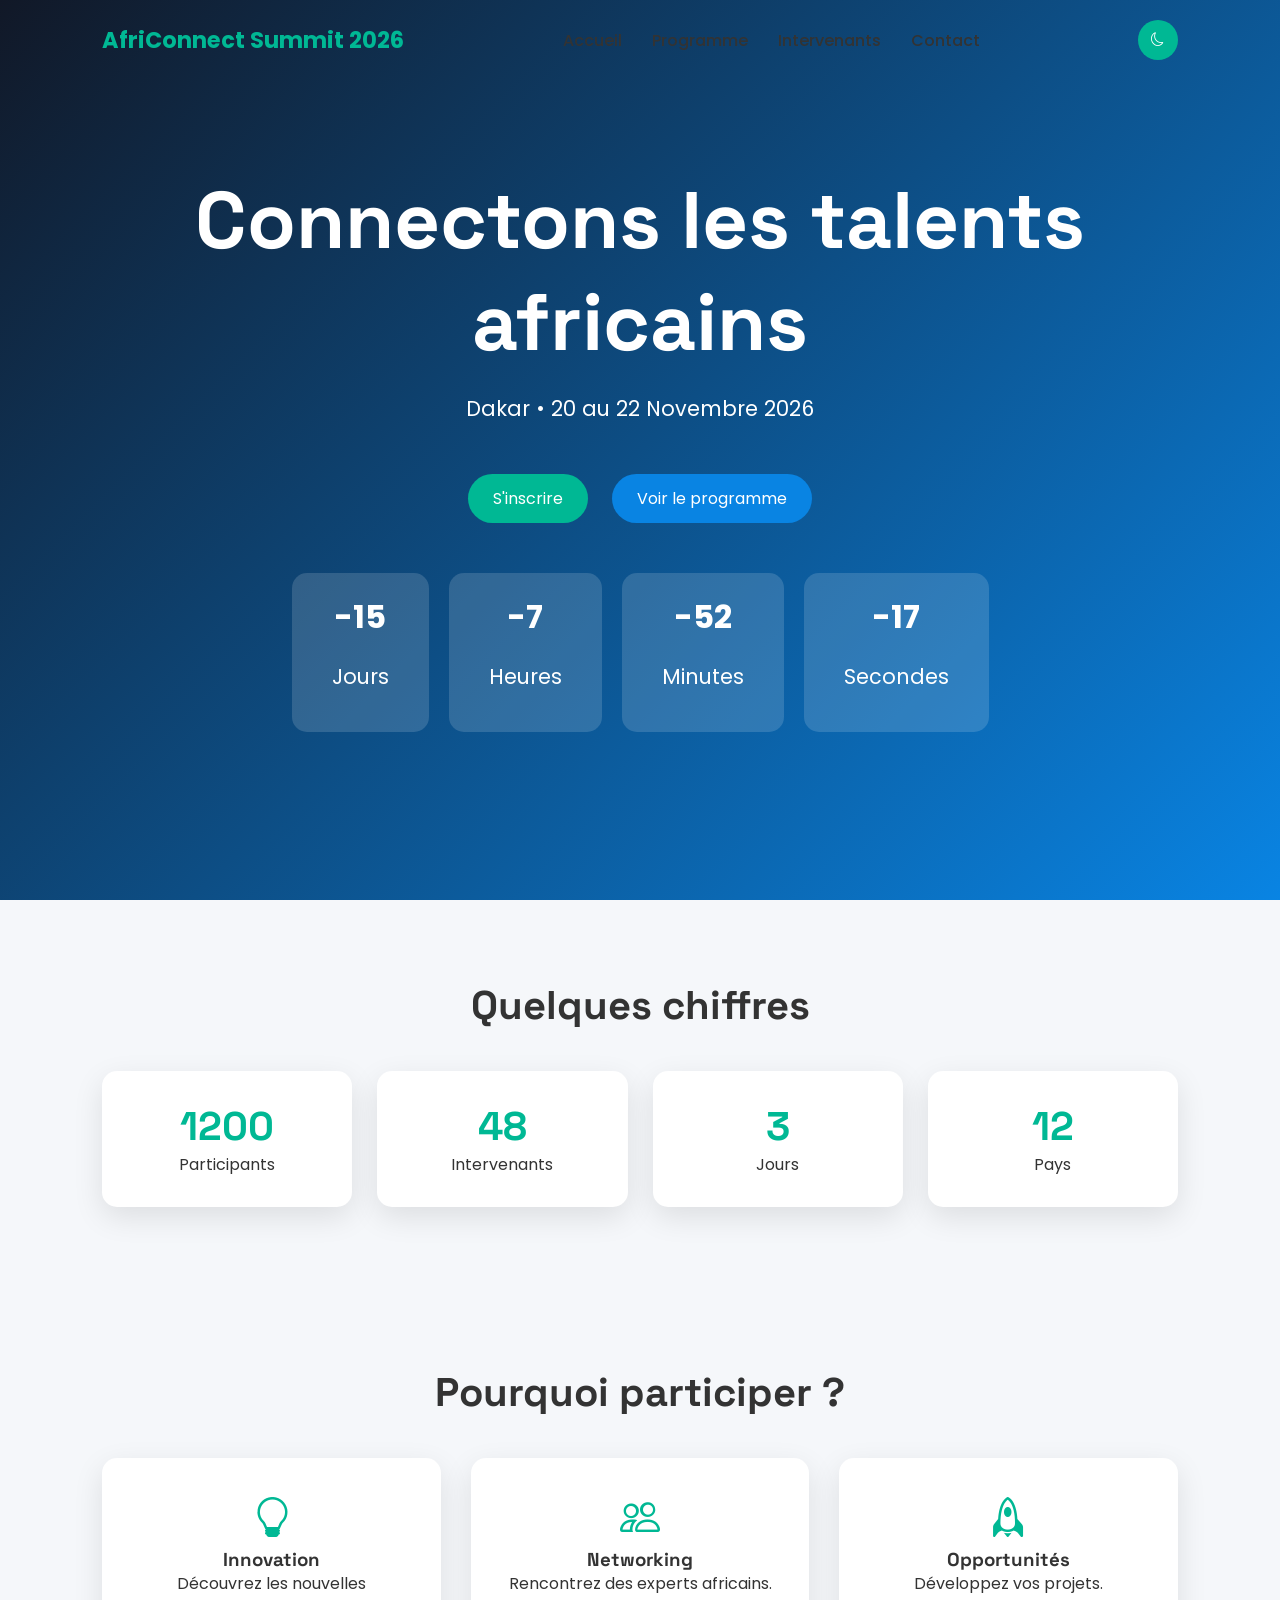
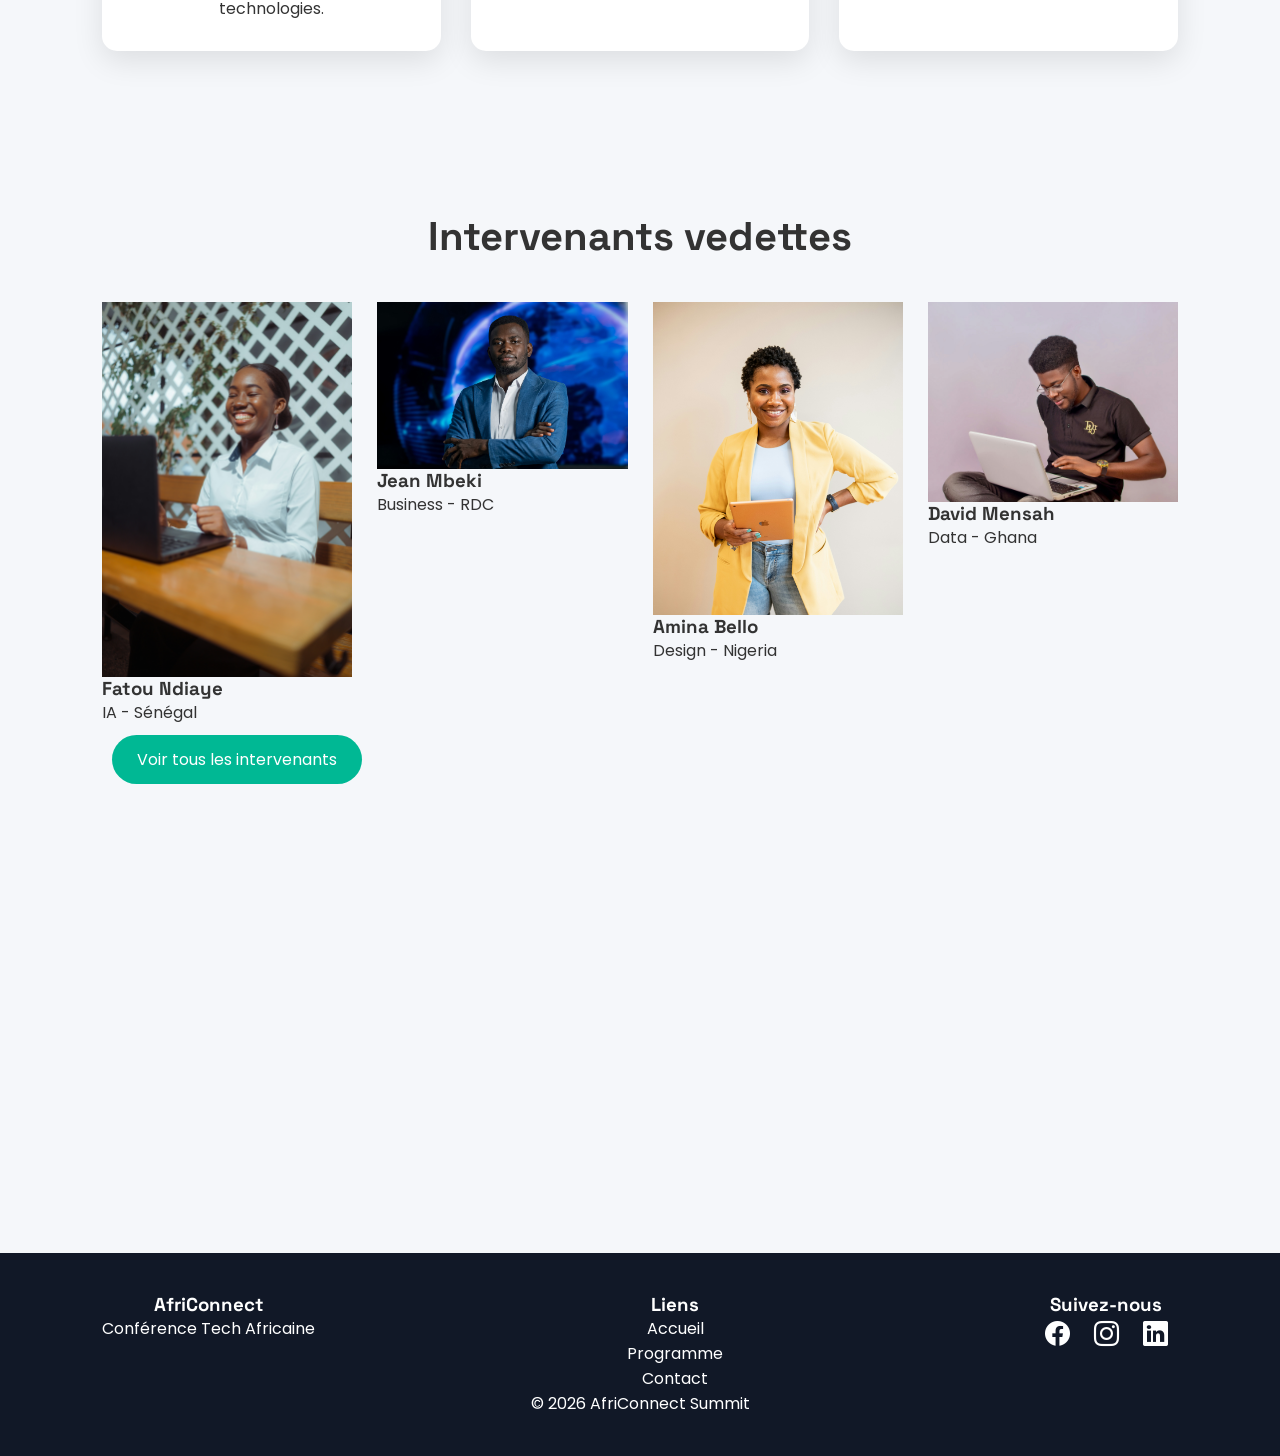
<file: index.html>
<!DOCTYPE html>
<html lang="fr">
<head>
    <meta charset="UTF-8">
    <meta name="viewport" content="width=device-width, initial-scale=1.0">
    <title>AfriConnect Summit 2026</title>
    <link rel="preconnect" href="https://fonts.googleapis.com">
    <link rel="preconnect" href="https://fonts.gstatic.com" crossorigin>
    <link href="https://fonts.googleapis.com/css2?family=Poppins:wght@300;400;500;700&family=Space+Grotesk:wght@600;700&display=swap" rel="stylesheet">
    <link rel="stylesheet"
    href="https://cdn.jsdelivr.net/npm/bootstrap-icons@1.13.1/font/bootstrap-icons.min.css">
    <link rel="stylesheet" href="css/style.css">

</head>
<body>
<header>
<nav class="navbar" aria-label="Navigation principale">
<div class="logo">
AfriConnect Summit 2026
</div>
<ul class="menu">

<li><a href="index.html">Accueil</a></li>
<li><a href="programme.html">Programme</a></li>
<li><a href="intervenants.html">Intervenants</a></li>
<li><a href="contact.html">Contact</a></li>
</ul>
<!-- Bouton Dark Mode -->
<button id="theme-btn" aria-label="Changer le théme">
<i class="bi bi-moon"></i>
</button>
<!-- Hamburger -->
<div id="hamburger" aria-label="Ouvrir le menu">
☰
</div>
</nav>
</header>
<!--  MAIN  -->
<main>

<!-- HERO -->

<section class="hero">

<h1>Connectons les talents africains</h1>
<p>
Dakar • 20 au 22 Novembre 2026
</p>
<div class="hero-btn">
<a href="contact.html" class="btn">
S'inscrire
</a>
<a href="programme.html" class="btn btn2">
Voir le programme
</a>
</div>
<!-- Compte à rebours -->
<div id="countdown">
<div>
<span id="days">0</span>
<p>Jours</p>
</div>
<div>
<span id="hours">0</span>
<p>Heures</p>
</div>
<div>
<span id="minutes">0</span>
<p>Minutes</p>
</div>
<div>
<span id="seconds">0</span>
<p>Secondes</p>
</div>
</div>
</section>
<!-- Chiffres -->
<section class="stats hidden">
<h2>Quelques chiffres</h2>
<div class="grid-stats">
<div class="card">
<h3 class="counter" data-target="1200">0</h3>
<p>Participants</p>
</div>
<div class="card">
<h3 class="counter" data-target="48">0</h3>
<p>Intervenants</p>
</div>
<div class="card">
<h3 class="counter" data-target="3">0</h3>
<p>Jours</p>
</div>
<div class="card">
<h3 class="counter" data-target="12">0</h3>
<p>Pays</p>
</div>
</div>
</section>
<!-- Pourquoi participer -->
<section class="why hidden">
<h2>Pourquoi participer ?</h2>
<div class="why-container">
<article>
<i class="bi bi-lightbulb"></i>
<h3>Innovation</h3>
<p>
Découvrez les nouvelles technologies.
</p>
</article>
<article>
<i class="bi bi-people"></i>
<h3>Networking</h3>
<p>
Rencontrez des experts africains.
</p>
</article>
<article>
<i class="bi bi-rocket"></i>
<h3>Opportunités</h3>
<p>
Développez vos projets.
</p>
</article>
</div>
</section>
<!-- Intervenants -->
<section class="speakers hidden">
<h2>Intervenants vedettes</h2>
<div class="speaker-grid">
<article>
<img src="images/speaker1.jpg" alt="Intervenant 1">
<h3>Fatou Ndiaye</h3>
<p>IA - Sénégal</p>
</article>
<article>
<img src="images/speaker2.jpg" alt="Intervenant 2">
<h3>Jean Mbeki</h3>
<p>Business - RDC</p>
</article>
<article>
<img src="images/speaker3.jpg" alt="Intervenant 3">
<h3>Amina Bello</h3>
<p>Design - Nigeria</p>
</article>
<article>
<img src="images/speaker4.jpg" alt="Intervenant 4">
<h3>David Mensah</h3>
<p>Data - Ghana</p>
</article>
</div>
<a href="intervenants.html" class="btn">
Voir tous les intervenants
</a>
</section>
<!-- Sponsors -->
<section class="sponsors hidden">
<h2>Nos Sponsors</h2>
<div class="sponsor-container">
<div class="gold">
OR
</div>
<div class="silver">
ARGENT
</div>
<div class="bronze">
BRONZE
</div>
</div>
</section>
</main>
<!--  FOOTER  -->
<footer>
<div class="footer">
<div>
<h3>AfriConnect</h3>
<p>
Conférence Tech Africaine
</p>
</div>
<div>
<h3>Liens</h3>
<p>Accueil</p>
<p>Programme</p>
<p>Contact</p>
</div>
<div>
<h3>Suivez-nous</h3>
<i class="bi bi-facebook"></i>
<i class="bi bi-instagram"></i>
<i class="bi bi-linkedin"></i>
</div>
</div>
<p>
© <span id="year"></span>
AfriConnect Summit
</p>
<button id="topBtn" aria-label="Retour en haut">
  ↑
</button>

</footer>
<script src="js/main.js"></script>
</body>
</html>
</file>
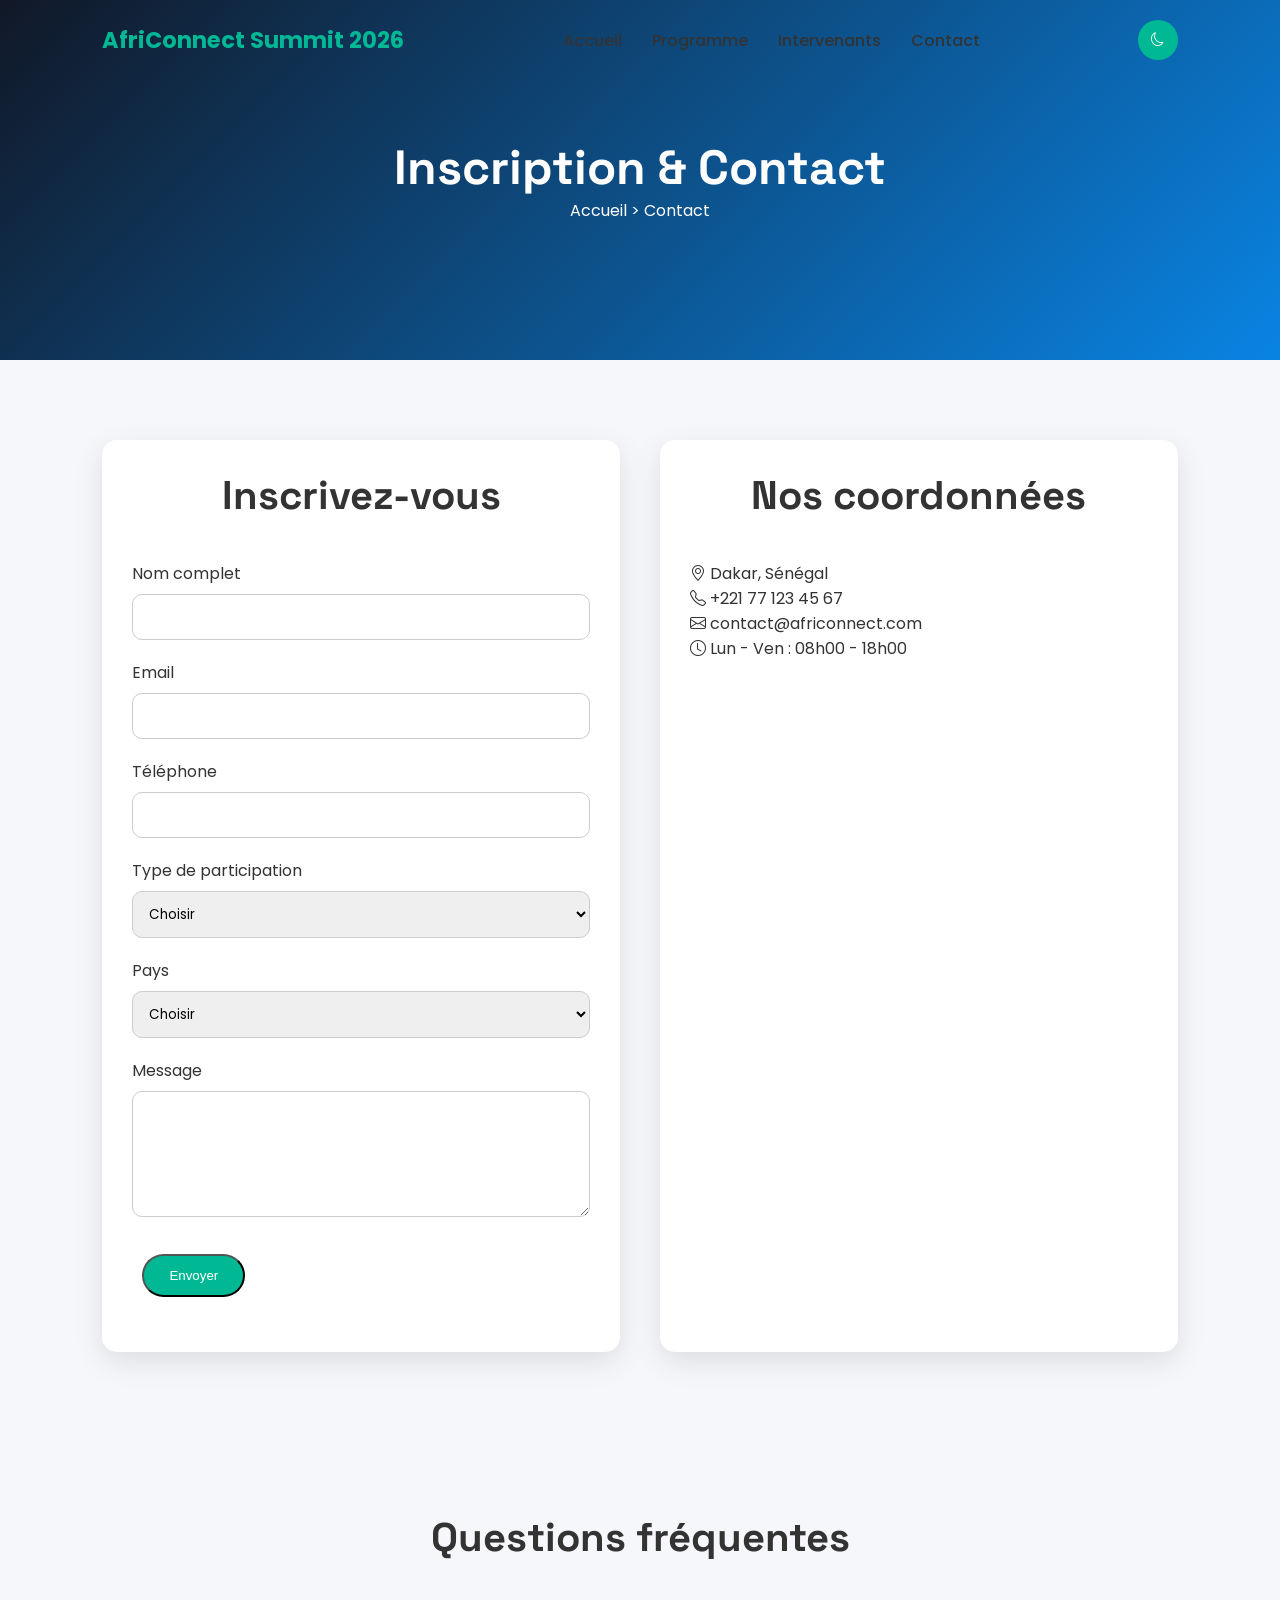
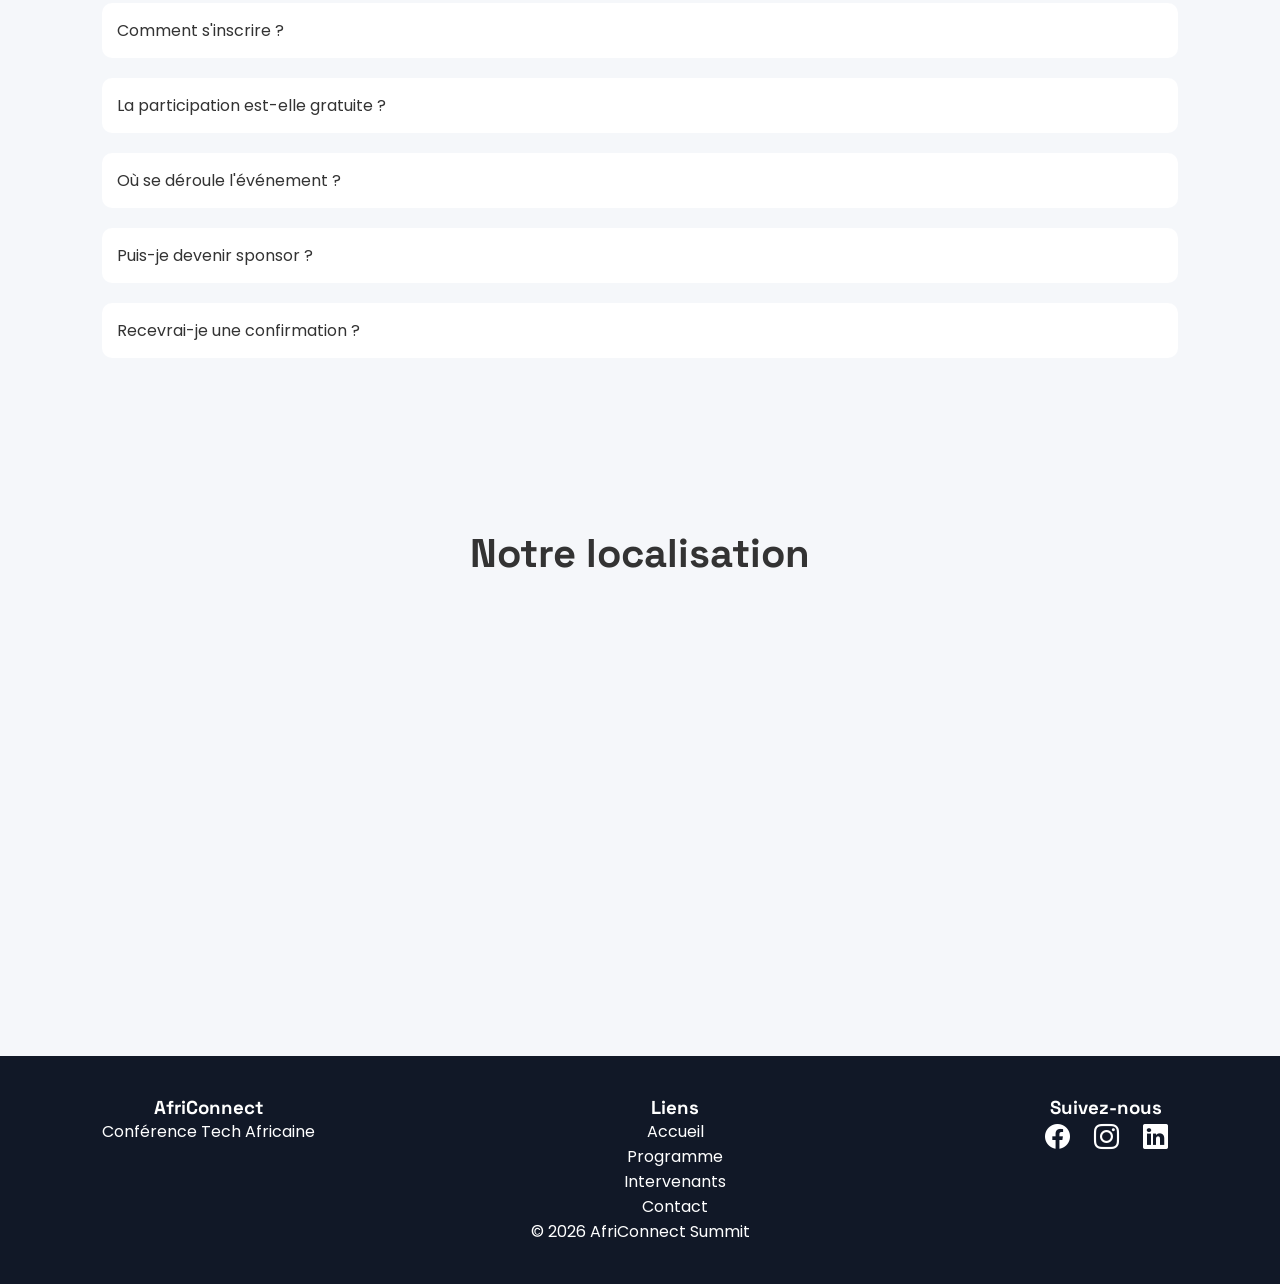
<file: contact.html>
<!DOCTYPE html>
<html lang="fr">
<head>
<meta charset="UTF-8">
<meta name="viewport" content="width=device-width, initial-scale=1.0">
<title>Contact | AfriConnect Summit 2026</title>

<link rel="preconnect" href="https://fonts.googleapis.com">
<link rel="preconnect" href="https://fonts.gstatic.com" crossorigin>

<link href="https://fonts.googleapis.com/css2?family=Poppins:wght@300;400;500;700&family=Space+Grotesk:wght@600;700&display=swap" rel="stylesheet">

<link rel="stylesheet" href="https://cdn.jsdelivr.net/npm/bootstrap-icons@1.13.1/font/bootstrap-icons.min.css">

<link rel="stylesheet" href="css/style.css">
</head>

<body>

<!-- Header -->

<header>

<nav class="navbar" aria-label="Navigation principale">
<div class="logo">
AfriConnect Summit 2026
</div>

<ul class="menu">
<li><a href="index.html">Accueil</a></li>
<li><a href="programme.html">Programme</a></li>
<li><a href="intervenants.html">Intervenants</a></li>
<li><a href="contact.html">Contact</a></li>
</ul>

<button id="theme-btn" aria-label="Changer le théme">
<i class="bi bi-moon"></i>
</button>

<div id="hamburger" aria-label="Ouvrir le menu">
☰
</div>

</nav>

</header>

<!-- Contenu -->

<main>

<!-- Hero -->

<section class="hero-page">

<h1>Inscription & Contact</h1>

<p>
Accueil > Contact
</p>

</section>

<!-- Formulaire -->

<section class="contact-container">

<div class="contact-form">

<h2>Inscrivez-vous</h2>

<form id="contactForm">

<div class="form-group">
<label>Nom complet</label>
<input type="text" id="nom" required>
<small class="error"></small>
</div>

<div class="form-group">
<label>Email</label>
<input type="email" id="email" required>
<small class="error"></small>
</div>

<div class="form-group">
<label>Téléphone</label>
<input type="tel" id="telephone" required>
<small class="error"></small>
</div>

<div class="form-group">
<label>Type de participation</label>

<select id="type" required>

<option value="">Choisir</option>

<option>Participant</option>

<option>Intervenant</option>

<option>Sponsor</option>

</select>

<small class="error"></small>

</div>

<div class="form-group">

<label>Pays</label>

<select id="pays" required>

<option value="">Choisir</option>

<option>Sénégal</option>
<option>Mali</option>
<option>Guinée</option>
<option>Côte d'Ivoire</option>
<option>Ghana</option>
<option>Nigeria</option>
<option>Cameroun</option>
<option>Bénin</option>
<option>Togo</option>
<option>Burkina Faso</option>

</select>

<small class="error"></small>

</div>

<div class="form-group">

<label>Message</label>

<textarea id="message" rows="5" required></textarea>

<small class="error"></small>

</div>

<button type="submit" class="btn">

Envoyer

</button>

<p id="successMessage"></p>

</form>

</div>
<!-- Informations -->

<div class="contact-info">

<h2>Nos coordonnées</h2>

<p><i class="bi bi-geo-alt"></i> Dakar, Sénégal</p>

<p><i class="bi bi-telephone"></i> +221 77 123 45 67</p>

<p><i class="bi bi-envelope"></i> contact@africonnect.com</p>

<p><i class="bi bi-clock"></i> Lun - Ven : 08h00 - 18h00</p>

</div>

</section>

<!-- FAQ -->

<section class="faq hidden">

<h2>Questions fréquentes</h2>

<div class="accordion">

<input type="checkbox" id="q1">
<label for="q1">Comment s'inscrire ?</label>
<div class="content">
<p>Remplissez simplement le formulaire d'inscription.</p>
</div>

<input type="checkbox" id="q2">
<label for="q2">La participation est-elle gratuite ?</label>
<div class="content">
<p>Oui, l'inscription est entièrement gratuite.</p>
</div>

<input type="checkbox" id="q3">
<label for="q3">Où se déroule l'événement ?</label>
<div class="content">
<p>À Dakar, au Centre International de Conférences.</p>
</div>

<input type="checkbox" id="q4">
<label for="q4">Puis-je devenir sponsor ?</label>
<div class="content">
<p>Oui, choisissez « Sponsor » dans le formulaire.</p>
</div>

<input type="checkbox" id="q5">
<label for="q5">Recevrai-je une confirmation ?</label>
<div class="content">
<p>Oui, après validation de votre inscription.</p>
</div>

</div>

</section>

<!-- Carte -->

<section class="map hidden">

<h2>Notre localisation</h2>

<iframe
src="https://www.google.com/maps?q=Dakar,Senegal&output=embed"
width="100%"
height="350"
style="border:0;"
allowfullscreen=""
loading="lazy">
</iframe>

</section>

</main>

<!-- Footer -->

<footer>

<div class="footer">

<div>
<h3>AfriConnect</h3>
<p>Conférence Tech Africaine</p>
</div>

<div>
<h3>Liens</h3>
<p>Accueil</p>
<p>Programme</p>
<p>Intervenants</p>
<p>Contact</p>
</div>

<div>
<h3>Suivez-nous</h3>
<i class="bi bi-facebook"></i>
<i class="bi bi-instagram"></i>
<i class="bi bi-linkedin"></i>
</div>

</div>

<p>
© <span id="year"></span> AfriConnect Summit
</p>

<button id="topBtn" aria-label="Retour en haut">
↑
</button>

</footer>

<script src="js/main.js"></script>

</body>
</html>
</file>
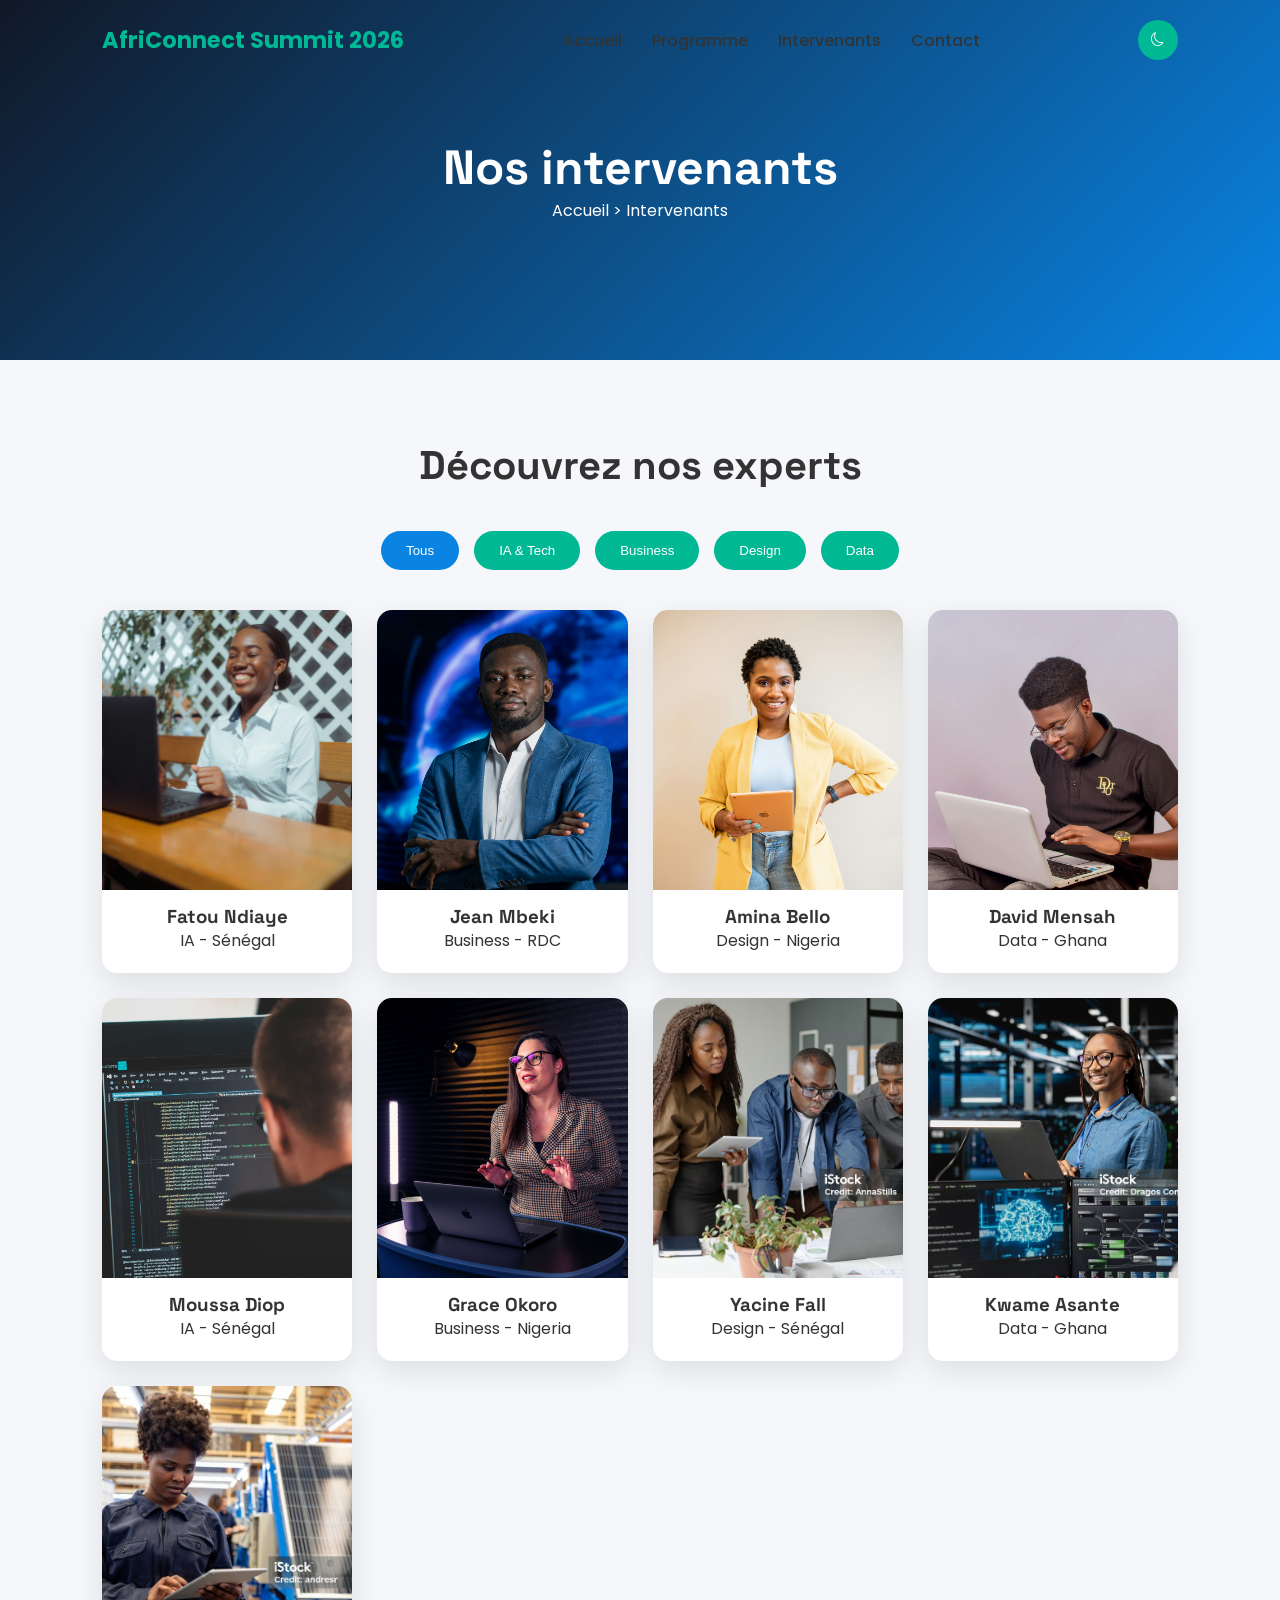
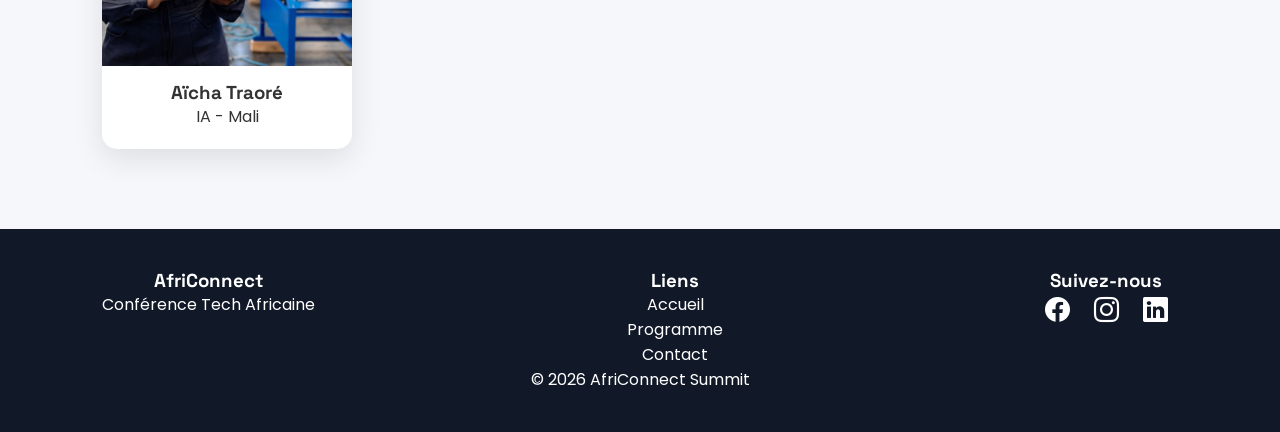
<file: intervenants.html>
<!DOCTYPE html>
<html lang="fr">
<head>
<meta charset="UTF-8">
<meta name="viewport" content="width=device-width, initial-scale=1.0">
<title>Intervenants | AfriConnect Summit 2026</title>

<link rel="preconnect" href="https://fonts.googleapis.com">
<link rel="preconnect" href="https://fonts.gstatic.com" crossorigin>

<link href="https://fonts.googleapis.com/css2?family=Poppins:wght@300;400;500;700&family=Space+Grotesk:wght@600;700&display=swap" rel="stylesheet">

<link rel="stylesheet" href="https://cdn.jsdelivr.net/npm/bootstrap-icons@1.13.1/font/bootstrap-icons.min.css">

<link rel="stylesheet" href="css/style.css">
</head>

<body>

<!-- Header -->

<header>
<nav class="navbar" aria-label="Navigation principale">

<div class="logo">
AfriConnect Summit 2026
</div>

<ul class="menu">
<li><a href="index.html">Accueil</a></li>
<li><a href="programme.html">Programme</a></li>
<li><a href="intervenants.html">Intervenants</a></li>
<li><a href="contact.html">Contact</a></li>
</ul>

<button id="theme-btn" aria-label="Changer le théme">
<i class="bi bi-moon"></i>
</button>

<div id="hamburger" aria-label="Ouvrir le menu">
☰
</div>

</nav>
</header>

<!-- Hero -->

<main>

<section class="hero-page">

<h1>Nos intervenants</h1>

<p>
Accueil > Intervenants
</p>

</section>

<!-- Filtres -->

<section class="speaker-section">

<h2>Découvrez nos experts</h2>

<div class="filter-buttons">

<button class="filter-btn active" data-filter="all">Tous</button>

<button class="filter-btn" data-filter="ia">
IA & Tech
</button>

<button class="filter-btn" data-filter="business">
Business
</button>

<button class="filter-btn" data-filter="design">
Design
</button>

<button class="filter-btn" data-filter="data">
Data
</button>

</div>

<!-- Grille -->

<div class="speaker-grid">

<article class="speaker-card" data-category="ia">
<img src="images/speaker1.jpg" alt="Fatou Ndiaye">
<h3>Fatou Ndiaye</h3>
<p>IA - Sénégal</p>
</article>

<article class="speaker-card" data-category="business">
<img src="images/speaker2.jpg" alt="Jean Mbeki">
<h3>Jean Mbeki</h3>
<p>Business - RDC</p>
</article>

<article class="speaker-card" data-category="design">
<img src="images/speaker3.jpg" alt="Amina Bello">
<h3>Amina Bello</h3>
<p>Design - Nigeria</p>
</article>

<article class="speaker-card" data-category="data">
<img src="images/speaker4.jpg" alt="David Mensah">
<h3>David Mensah</h3>
<p>Data - Ghana</p>
</article>

<article class="speaker-card" data-category="ia">
<img src="images/speaker5.jpg" alt="Moussa Diop">
<h3>Moussa Diop</h3>
<p>IA - Sénégal</p>
</article>
<article class="speaker-card" data-category="business">
<img src="images/speaker6.jpg" alt="Grace Okoro">
<h3>Grace Okoro</h3>
<p>Business - Nigeria</p>
</article>

<article class="speaker-card" data-category="design">
<img src="images/speaker7.jpg" alt="Yacine Fall">
<h3>Yacine Fall</h3>
<p>Design - Sénégal</p>
</article>

<article class="speaker-card" data-category="data">
<img src="images/speaker8.jpg" alt="Kwame Asante">
<h3>Kwame Asante</h3>
<p>Data - Ghana</p>
</article>

<article class="speaker-card" data-category="ia">
<img src="images/speaker9.jpg" alt="Aïcha Traoré">
<h3>Aïcha Traoré</h3>
<p>IA - Mali</p>
</article>

</div>

</section>

</main>

<!-- Footer -->

<footer>

<div class="footer">

<div>
<h3>AfriConnect</h3>
<p>Conférence Tech Africaine</p>
</div>

<div>
<h3>Liens</h3>
<p>Accueil</p>
<p>Programme</p>
<p>Contact</p>
</div>

<div>
<h3>Suivez-nous</h3>
<i class="bi bi-facebook"></i>
<i class="bi bi-instagram"></i>
<i class="bi bi-linkedin"></i>
</div>

</div>

<p>
© <span id="year"></span> AfriConnect Summit
</p>

<button id="topBtn" aria-label="Retour en haut">
↑
</button>

</footer>

<script src="js/main.js"></script>

</body>
</html>
</file>
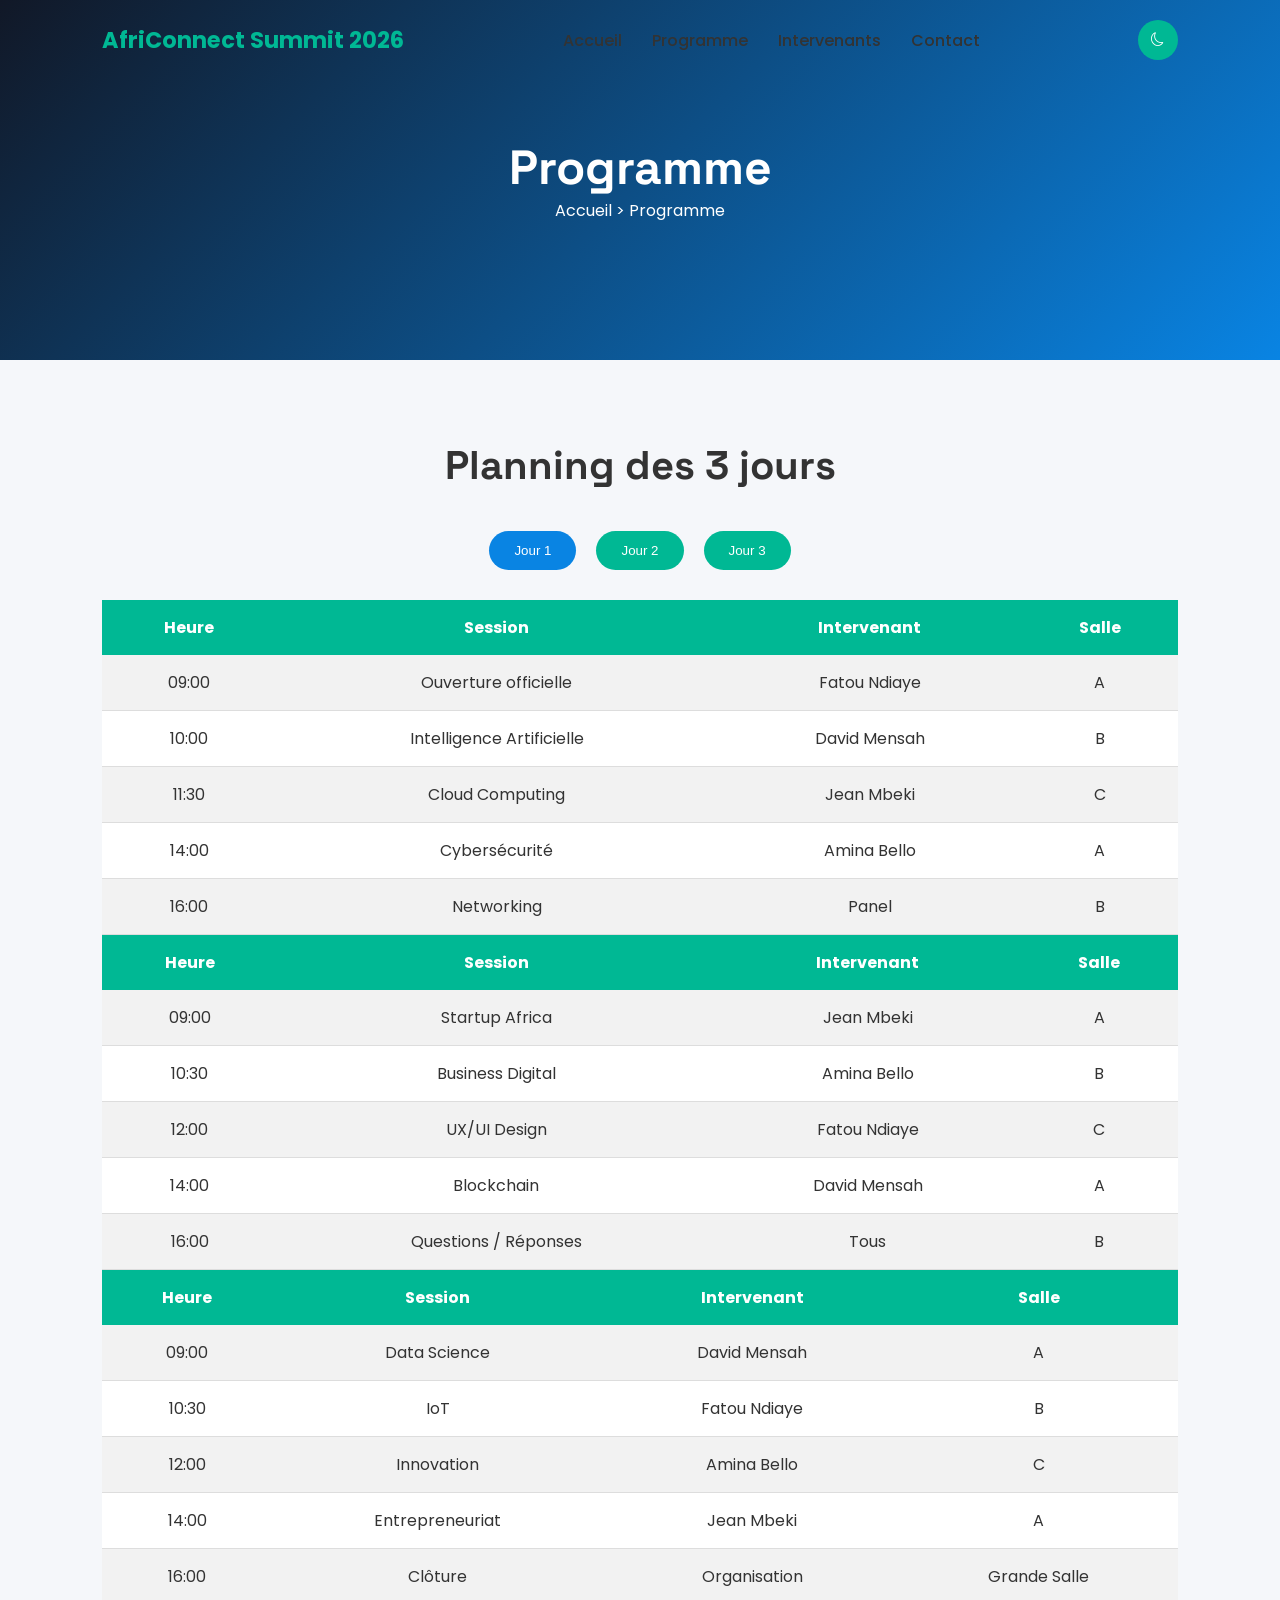
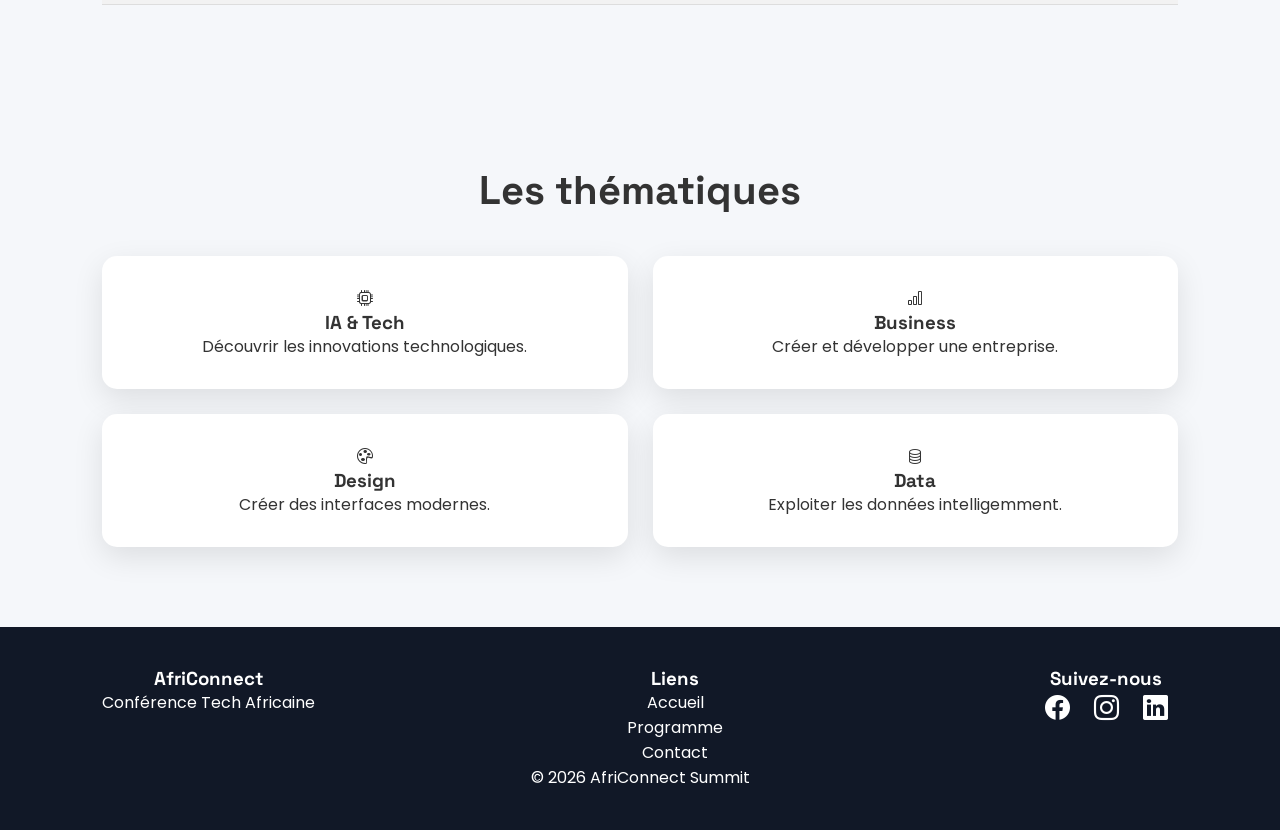
<file: programme.html>
<!DOCTYPE html>
<html lang="fr">
<head>
<meta charset="UTF-8">
<meta name="viewport" content="width=device-width, initial-scale=1.0">
<title>Programme | AfriConnect Summit 2026</title>

<link rel="preconnect" href="https://fonts.googleapis.com">
<link rel="preconnect" href="https://fonts.gstatic.com" crossorigin>

<link href="https://fonts.googleapis.com/css2?family=Poppins:wght@300;400;500;700&family=Space+Grotesk:wght@600;700&display=swap" rel="stylesheet">

<link rel="stylesheet" href="https://cdn.jsdelivr.net/npm/bootstrap-icons@1.13.1/font/bootstrap-icons.min.css">

<link rel="stylesheet" href="css/style.css">
</head>

<body>

<!-- Header -->

<header>

<nav class="navbar" aria-label="Navigation principale">

<div class="logo">
AfriConnect Summit 2026
</div>

<ul class="menu">
<li><a href="index.html">Accueil</a></li>
<li><a href="programme.html">Programme</a></li>
<li><a href="intervenants.html">Intervenants</a></li>
<li><a href="contact.html">Contact</a></li>
</ul>

<button id="theme-btn" aria-label="Changer le théme">
<i class="bi bi-moon"></i>
</button>

<div id="hamburger" aria-label="Ouvrir le menu">
☰
</div>

</nav>

</header>

<!-- Contenu principal -->

<main>

<!-- Hero -->

<section class="hero-page">

<h1>Programme</h1>

<p>
Accueil > Programme
</p>

</section>

<!-- Onglets -->

<section class="programme">

<h2>Planning des 3 jours</h2>

<div class="tabs">

<button class="tab active" data-day="1">Jour 1</button>
<button class="tab" data-day="2">Jour 2</button>
<button class="tab" data-day="3">Jour 3</button>

</div>

<!-- Jour 1 -->
<div class="tab-content " id="day1">

<table>

<tr>
<th>Heure</th>
<th>Session</th>
<th>Intervenant</th>
<th>Salle</th>
</tr>

<tr>
<td>09:00</td>
<td>Ouverture officielle</td>
<td>Fatou Ndiaye</td>
<td>A</td>
</tr>

<tr>
<td>10:00</td>
<td>Intelligence Artificielle</td>
<td>David Mensah</td>
<td>B</td>
</tr>

<tr>
<td>11:30</td>
<td>Cloud Computing</td>
<td>Jean Mbeki</td>
<td>C</td>
</tr>

<tr>
<td>14:00</td>
<td>Cybersécurité</td>
<td>Amina Bello</td>
<td>A</td>
</tr>

<tr>
<td>16:00</td>
<td>Networking</td>
<td>Panel</td>
<td>B</td>
</tr>

</table>

</div>

<!-- Jour 2 -->

<div class="tab-content" id="day2">
<table>

<tr>
<th>Heure</th>
<th>Session</th>
<th>Intervenant</th>
<th>Salle</th>
</tr>

<tr>
<td>09:00</td>
<td>Startup Africa</td>
<td>Jean Mbeki</td>
<td>A</td>
</tr>

<tr>
<td>10:30</td>
<td>Business Digital</td>
<td>Amina Bello</td>
<td>B</td>
</tr>

<tr>
<td>12:00</td>
<td>UX/UI Design</td>
<td>Fatou Ndiaye</td>
<td>C</td>
</tr>

<tr>
<td>14:00</td>
<td>Blockchain</td>
<td>David Mensah</td>
<td>A</td>
</tr>

<tr>
<td>16:00</td>
<td>Questions / Réponses</td>
<td>Tous</td>
<td>B</td>
</tr>

</table>

</div>

<!-- Jour 3 -->

<div class="tab-content" id="day3">

<table>

<tr>
<th>Heure</th>
<th>Session</th>
<th>Intervenant</th>
<th>Salle</th>
</tr>

<tr>
<td>09:00</td>
<td>Data Science</td>
<td>David Mensah</td>
<td>A</td>
</tr>

<tr>
<td>10:30</td>
<td>IoT</td>
<td>Fatou Ndiaye</td>
<td>B</td>
</tr>

<tr>
<td>12:00</td>
<td>Innovation</td>
<td>Amina Bello</td>
<td>C</td>
</tr>

<tr>
<td>14:00</td>
<td>Entrepreneuriat</td>
<td>Jean Mbeki</td>
<td>A</td>
</tr>

<tr>
<td>16:00</td>
<td>Clôture</td>
<td>Organisation</td>
<td>Grande Salle</td>
</tr>

</table>

</div>

</section>

<!-- Thématiques -->

<section class="themes hidden">

<h2>Les thématiques</h2>

<div class="theme-grid">

<article>
<i class="bi bi-cpu"></i>
<h3>IA & Tech</h3>
<p>Découvrir les innovations technologiques.</p>
</article>

<article>
<i class="bi bi-bar-chart"></i>
<h3>Business</h3>
<p>Créer et développer une entreprise.</p>
</article>

<article>
<i class="bi bi-palette"></i>
<h3>Design</h3>
<p>Créer des interfaces modernes.</p>
</article>

<article>
<i class="bi bi-database"></i>
<h3>Data</h3>
<p>Exploiter les données intelligemment.</p>
</article>

</div>

</section>

</main>

<!-- Footer -->

<footer>

<div class="footer">

<div>
<h3>AfriConnect</h3>
<p>Conférence Tech Africaine</p>
</div>

<div>
<h3>Liens</h3>
<p>Accueil</p>
<p>Programme</p>
<p>Contact</p>
</div>

<div>
<h3>Suivez-nous</h3>
<i class="bi bi-facebook"></i>
<i class="bi bi-instagram"></i>
<i class="bi bi-linkedin"></i>
</div>

</div>

<p>
© <span id="year"></span> AfriConnect Summit
</p>

<button id="topBtn" aria-label="Retour en haut">
↑
</button>

</footer>

<script src="js/main.js"></script>

</body>
</html>
</file>
<file: css/style.css>
/*  VARIABLES*/

:root{
--primary:#00b894;
--secondary:#0984e3;
--dark:#111827;
--light:#ffffff;
--text:#333333;
--bg:#f5f7fa;
--card:#ffffff;
--border-radius:15px;
--shadow:0 10px 30px rgba(0,0,0,0.1);
--transition:0.3s ease;
--title-font:"Space Grotesk",sans-serif;
--body-font:"Poppins",sans-serif;
}

/* DARK MODE */

[data-theme="dark"]{
--dark:#ffffff;
--light:#111827;
--text:#eeeeee;
--bg:#0f172a;
--card:#1e293b;
}

/*  RESET */

*{
margin:0;
padding:0;
box-sizing:border-box;
scroll-behavior:smooth;
}

body{
font-family:var(--body-font);
background:var(--bg);
color:var(--text);
transition:var(--transition);
}

h1,h2,h3{
font-family:var(--title-font);
}

a{
text-decoration:none;
color:inherit;
}

img{
max-width:100%;
display:block;
}

/*  NAVBAR */

header{
position:fixed;
top:0;
left:0;
width:100%;
z-index:1000;
}

.navbar{
display:flex;
justify-content:space-between;
align-items:center;
padding:20px 8%;
background:transparent;
transition:var(--transition);
}

.navbar.scrolled{
background:var(--light);
box-shadow:var(--shadow);
}

.logo{
font-size:1.4rem;
font-weight:700;
color:var(--primary);
}

.menu{
display:flex;
gap:30px;
list-style:none;
}

.menu a{
font-weight:500;
transition:var(--transition);
}

.menu a:hover{
color:var(--primary);
}

/* Bouton thème */

#theme-btn{
border:none;
background:var(--primary);
color:white;
width:40px;
height:40px;
border-radius:50%;
cursor:pointer;
transition:var(--transition);
}

#theme-btn:hover{
transform:scale(1.1);
}

/* Hamburger */

#hamburger{
display:none;
font-size:30px;
cursor:pointer;
}

/*  BOUTONS  */

.btn{
display:inline-block;
background:var(--primary);
color:white;
padding:12px 25px;
border-radius:30px;
transition:var(--transition);
margin:10px;
}

.btn:hover{
transform:translateY(-5px);
}

.btn2{
background:var(--secondary);
}

/* HERO */

.hero{
min-height:100vh;
display:flex;
flex-direction:column;
justify-content:center;
align-items:center;
text-align:center;
padding:100px 8%;
background:linear-gradient(
135deg,
var(--dark),
var(--secondary)
);
color:white;
}

.hero h1{
font-size:4rem;
animation:fadeDown 1s;
}

.hero p{
font-size:1.3rem;
margin:20px;
}

.hero-btn{
margin-top:20px;
}

/* Animation */

@keyframes fadeDown{

from{
opacity:0;
transform:translateY(-40px);
}

to{
opacity:1;
transform:translateY(0);
}

}

/*  COMPTE A REBOURS  */

#countdown{
display:flex;
gap:20px;
margin-top:40px;
flex-wrap:wrap;
justify-content:center;
}

#countdown div{
background:rgba(255,255,255,0.15);
padding:20px;
border-radius:var(--border-radius);
min-width:100px;
}

#countdown span{
font-size:2rem;
font-weight:bold;
}

/*  SECTIONS GENERALES */

section{
padding:80px 8%;
}

section h2{
text-align:center;
font-size:2.5rem;
margin-bottom:40px;
}

/*  STATISTIQUES  */

.grid-stats{
display:grid;
grid-template-columns:repeat(4,1fr);
gap:25px;
}

.card{
background:var(--card);
padding:30px;
text-align:center;
border-radius:var(--border-radius);
box-shadow:var(--shadow);
transition:var(--transition);
}

.card:hover{
transform:translateY(-10px);
}

.card h3{
font-size:2.5rem;
color:var(--primary);
}

/* POURQUOI PARTICIPER  */

.why-container{
display:flex;
justify-content:center;
gap:30px;
}

.why-container article{
background:var(--card);
padding:30px;
text-align:center;
border-radius:var(--border-radius);
box-shadow:var(--shadow);
flex:1;
transition:var(--transition);
}

.why-container article:hover{
transform:translateY(-10px);
}

.why-container i{
font-size:40px;
color:var(--primary);
}

/*  INTERVENANTS  */

.speaker-grid{
display:grid;
grid-template-columns:repeat(4,1fr);
gap:25px;
}

.speaker-card{
background:var(--card);
border-radius:var(--border-radius);
overflow:hidden;
box-shadow:var(--shadow);
transition:var(--transition);
text-align:center;
}

.speaker-card img{
width:100%;
height:280px;
object-fit:cover;
display: block;
}

.speaker-card h3{
margin-top:15px;
}

.speaker-card p{
padding-bottom:20px;
}

.speaker-card:hover{
transform:translateY(-10px);
box-shadow:0 15px 40px rgba(0,0,0,0.2);
}

/* SPONSORS */

.sponsor-container{
display:flex;
justify-content:center;
align-items:center;
gap:30px;
}

.sponsor-container div{
padding:40px;
border-radius:var(--border-radius);
font-weight:bold;
}

.gold{
font-size:2rem;
background:#ffd700;
}

.silver{
font-size:1.5rem;
background:#c0c0c0;
}

.bronze{
background:#cd7f32;
}

/* HERO INTERNE  */

.hero-page{
min-height:40vh;
display:flex;
flex-direction:column;
justify-content:center;
align-items:center;
background:linear-gradient(
135deg,
var(--dark),
var(--secondary)
);
color:white;
text-align:center;
}

.hero-page h1{
font-size:3rem;
}

/*  PROGRAMME  */

.tabs{
display:flex;
justify-content:center;
gap:20px;
margin-bottom:30px;
}

.tab{
padding:12px 25px;
border:none;
background:var(--primary);
color:white;
border-radius:30px;
cursor:pointer;
transition:var(--transition);
}

.tab:hover,
.tab.active{
background:var(--secondary);
}

table{
width:100%;
border-collapse:collapse;
background:var(--card);
}

th{
background:var(--primary);
color:white;
padding:15px;
}

td{
padding:15px;
text-align:center;
border-bottom:1px solid #ddd;
}

tr:nth-child(even){
background:rgba(0,0,0,0.05);
}

.theme-grid{
display:grid;
grid-template-columns:repeat(2,1fr);
gap:25px;
}

.theme-grid article{
background:var(--card);
padding:30px;
border-radius:var(--border-radius);
box-shadow:var(--shadow);
text-align:center;
}

/* CONTACT  */

.contact-container{
display:flex;
gap:40px;
}

.contact-form,
.contact-info{
flex:1;
background:var(--card);
padding:30px;
border-radius:var(--border-radius);
box-shadow:var(--shadow);
}

.form-group{
margin-bottom:20px;
}

.form-group label{
display:block;
margin-bottom:8px;
}

.form-group input,
.form-group select,
.form-group textarea{
width:100%;
padding:12px;
border-radius:10px;
border:1px solid #ccc;
font-family:var(--body-font);
}

.error{
color:red;
}

#successMessage{
color:green;
margin-top:15px;
}

/* FAQ  */

.accordion input{
display:none;
}

.accordion label{
display:block;
background:var(--card);
padding:15px;
margin:10px 0;
cursor:pointer;
border-radius:10px;
}

.accordion .content{
max-height:0;
overflow:hidden;
transition:var(--transition);
background:var(--card);
}

.accordion input:checked ~ .content{
max-height:100px;
padding:15px;
}

/*  MAP */

.map iframe{
border-radius:var(--border-radius);
}

/* FOOTER  */

footer{
background:var(--dark);
color:white;
padding:40px 8%;
text-align:center;
}

.footer{
display:flex;
justify-content:space-between;
gap:30px;
}

footer i{
font-size:25px;
margin:10px;
}

#topBtn{
position:fixed;
bottom:30px;
right:30px;
background:var(--primary);
color:white;
border:none;
width:45px;
height:45px;
border-radius:50%;
cursor:pointer;
}

/*  ANIMATION AU SCROLL */

.hidden{
opacity:0;
transform:translateY(40px);
transition:1s ease;
}

.show{
opacity:1;
transform:translateY(0);
}


/* RESPONSIVE TABLETTE  */

@media(max-width:768px){

.navbar{
padding:20px 5%;
}

.menu{
position:absolute;
top:80px;
left:0;
width:100%;
background:var(--light);
flex-direction:column;
align-items:center;
padding:30px;
display:none;
}

.menu.active{
display:flex;
}

#hamburger{
display:block;
}

.hero h1{
font-size:2.5rem;
}

.grid-stats{
grid-template-columns:repeat(2,1fr);
}

.speaker-grid{
grid-template-columns:repeat(2,1fr);
}

.why-container{
flex-direction:column;
}

.contact-container{
flex-direction:column;
}

.footer{
flex-direction:column;
}

.theme-grid{
grid-template-columns:1fr;
}

}


/*  RESPONSIVE MOBILE  */

@media(max-width:375px){

section{
padding:60px 5%;
}

.hero h1{
font-size:2rem;
}

.hero p{
font-size:1rem;
}

.grid-stats{
grid-template-columns:1fr;
}

.speaker-grid{
grid-template-columns:1fr;
}

#countdown div{
min-width:80px;
}

#countdown span{
font-size:1.5rem;
}

.tabs{
flex-direction:column;
align-items:center;
}

table{
font-size:0.8rem;
}

}


/*  GRAND ECRAN  */

@media(min-width:1200px){

.hero h1{
font-size:5rem;
}

}


/*  TRANSITIONS ELEMENTS */

button,
a,
.card,
article,
input,
select,
textarea{
transition:var(--transition);
}


/*  BOUTONS FILTRE */

.filter-buttons{
display:flex;
justify-content:center;
gap:15px;
flex-wrap:wrap;
margin-bottom:40px;
}

.filter-btn{
border:none;
padding:12px 25px;
background:var(--primary);
color:white;
border-radius:30px;
cursor:pointer;
}

.filter-btn.active,
.filter-btn:hover{
background:var(--secondary);
}


/*  VALIDATION FORMULAIRE  */

input.valid,
select.valid,
textarea.valid{
border:2px solid green;
}

input.invalid,
select.invalid,
textarea.invalid{
border:2px solid red;
}


/*MENU MOBILE  */

@media(max-width:768px){

#theme-btn{
margin-left:auto;
margin-right:20px;
}

}
</file>
